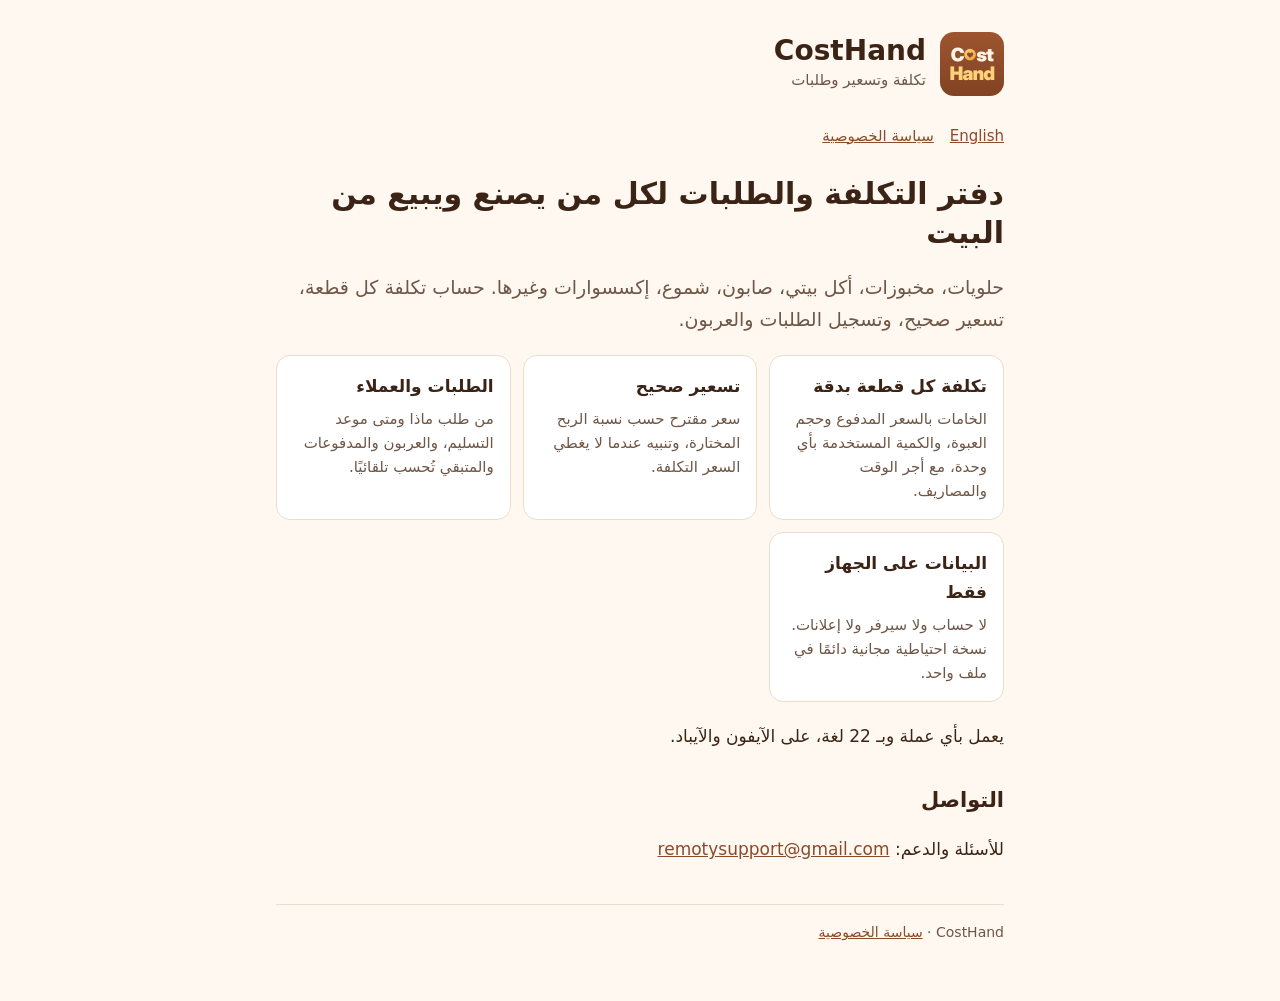
<file: index.html>
<!doctype html>
<html lang="ar" dir="rtl">
<head>
<meta charset="utf-8">
<meta name="viewport" content="width=device-width,initial-scale=1">
<title>CostHand: تكلفة وتسعير وطلبات</title>
<meta name="description" content="CostHand دفتر التكلفة والطلبات لكل من يصنع ويبيع من البيت. كل البيانات على الجوال.">
<link rel="icon" href="icon.png">
<link rel="stylesheet" href="style.css">
</head>
<body>
<main>
<header class="top">
  <img src="icon.png" alt="">
  <div><div class="name">CostHand</div><div class="tag">تكلفة وتسعير وطلبات</div></div>
</header>
<nav><a href="en/">English</a><a href="privacy/">سياسة الخصوصية</a></nav>

<h1>دفتر التكلفة والطلبات لكل من يصنع ويبيع من البيت</h1>
<p class="lead">حلويات، مخبوزات، أكل بيتي، صابون، شموع، إكسسوارات وغيرها. حساب تكلفة كل قطعة، تسعير صحيح، وتسجيل الطلبات والعربون.</p>

<div class="grid">
  <div class="card"><h3>تكلفة كل قطعة بدقة</h3><p>الخامات بالسعر المدفوع وحجم العبوة، والكمية المستخدمة بأي وحدة، مع أجر الوقت والمصاريف.</p></div>
  <div class="card"><h3>تسعير صحيح</h3><p>سعر مقترح حسب نسبة الربح المختارة، وتنبيه عندما لا يغطي السعر التكلفة.</p></div>
  <div class="card"><h3>الطلبات والعملاء</h3><p>من طلب ماذا ومتى موعد التسليم، والعربون والمدفوعات والمتبقي تُحسب تلقائيًا.</p></div>
  <div class="card"><h3>البيانات على الجهاز فقط</h3><p>لا حساب ولا سيرفر ولا إعلانات. نسخة احتياطية مجانية دائمًا في ملف واحد.</p></div>
</div>

<p>يعمل بأي عملة وبـ 22 لغة، على الآيفون والآيباد.</p>

<h2>التواصل</h2>
<p>للأسئلة والدعم: <a href="mailto:remotysupport@gmail.com">remotysupport@gmail.com</a></p>

<footer>CostHand · <a href="privacy/">سياسة الخصوصية</a></footer>
</main>
</body>
</html>
</file>
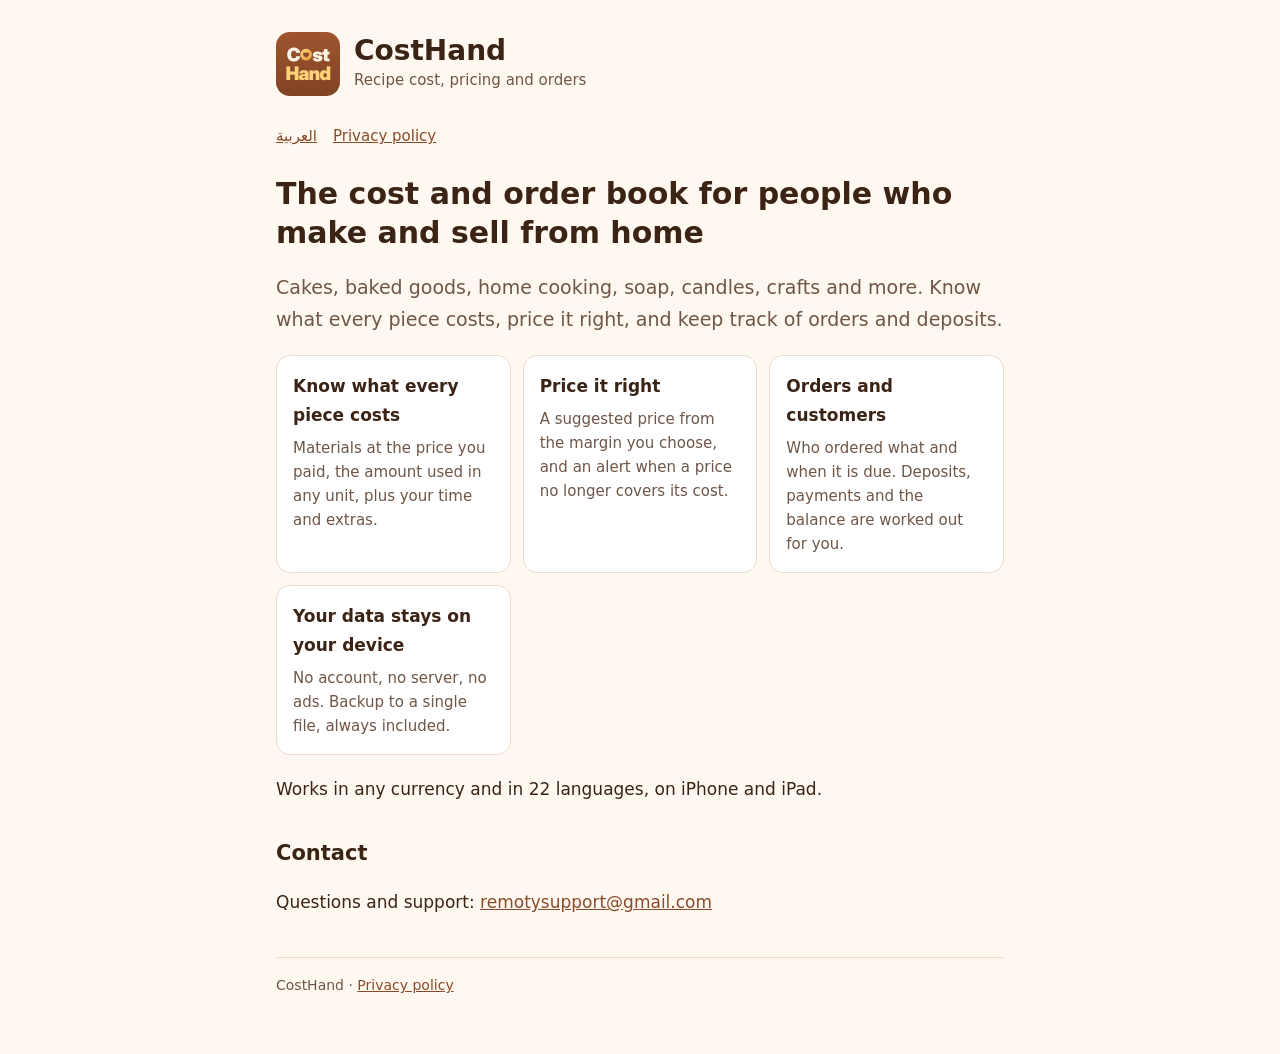
<file: en/index.html>
<!doctype html>
<html lang="en">
<head>
<meta charset="utf-8">
<meta name="viewport" content="width=device-width,initial-scale=1">
<title>CostHand: Recipe Cost &amp; Orders</title>
<meta name="description" content="CostHand is the cost and order book for people who make and sell from home. All data stays on your phone.">
<link rel="icon" href="../icon.png">
<link rel="stylesheet" href="../style.css">
</head>
<body>
<main>
<header class="top">
  <img src="../icon.png" alt="">
  <div><div class="name">CostHand</div><div class="tag">Recipe cost, pricing and orders</div></div>
</header>
<nav><a href="../">العربية</a><a href="../privacy/">Privacy policy</a></nav>

<h1>The cost and order book for people who make and sell from home</h1>
<p class="lead">Cakes, baked goods, home cooking, soap, candles, crafts and more. Know what every piece costs, price it right, and keep track of orders and deposits.</p>

<div class="grid">
  <div class="card"><h3>Know what every piece costs</h3><p>Materials at the price you paid, the amount used in any unit, plus your time and extras.</p></div>
  <div class="card"><h3>Price it right</h3><p>A suggested price from the margin you choose, and an alert when a price no longer covers its cost.</p></div>
  <div class="card"><h3>Orders and customers</h3><p>Who ordered what and when it is due. Deposits, payments and the balance are worked out for you.</p></div>
  <div class="card"><h3>Your data stays on your device</h3><p>No account, no server, no ads. Backup to a single file, always included.</p></div>
</div>

<p>Works in any currency and in 22 languages, on iPhone and iPad.</p>

<h2>Contact</h2>
<p>Questions and support: <a href="mailto:remotysupport@gmail.com">remotysupport@gmail.com</a></p>

<footer>CostHand · <a href="../privacy/">Privacy policy</a></footer>
</main>
</body>
</html>
</file>
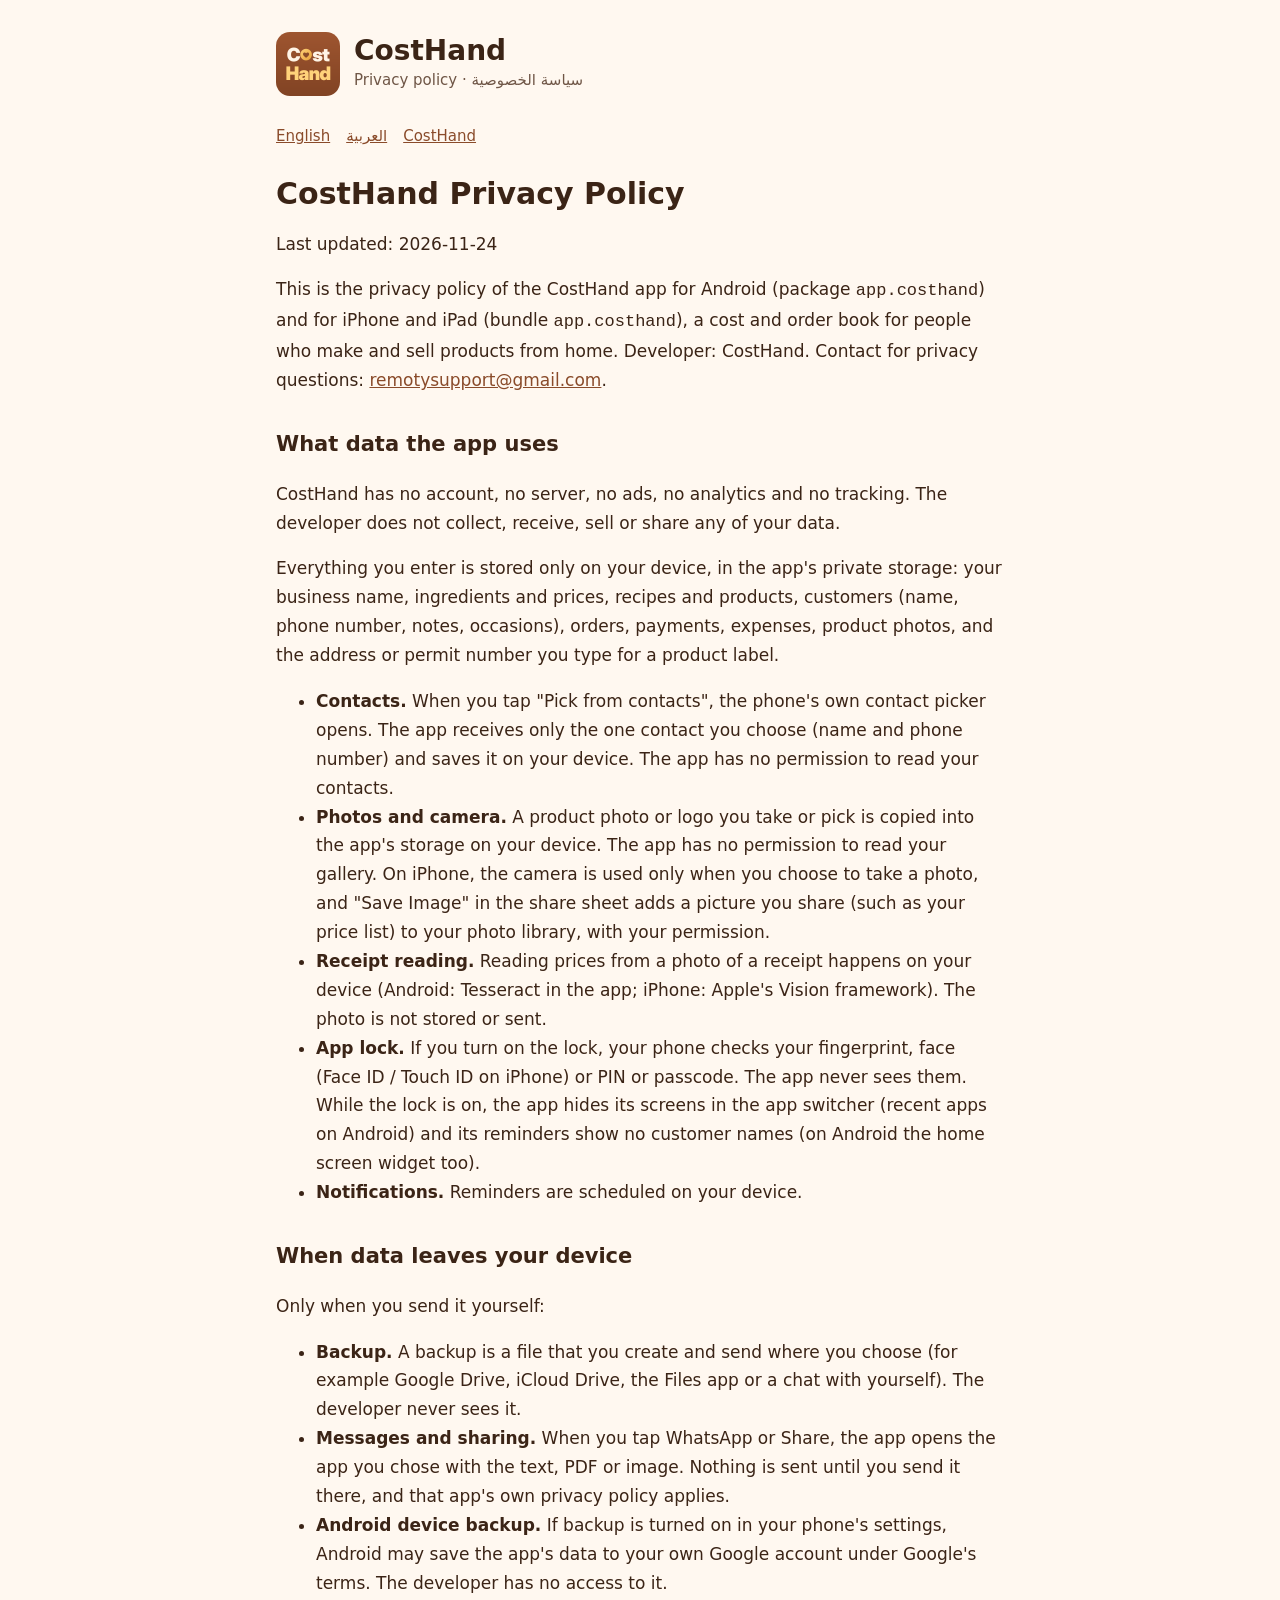
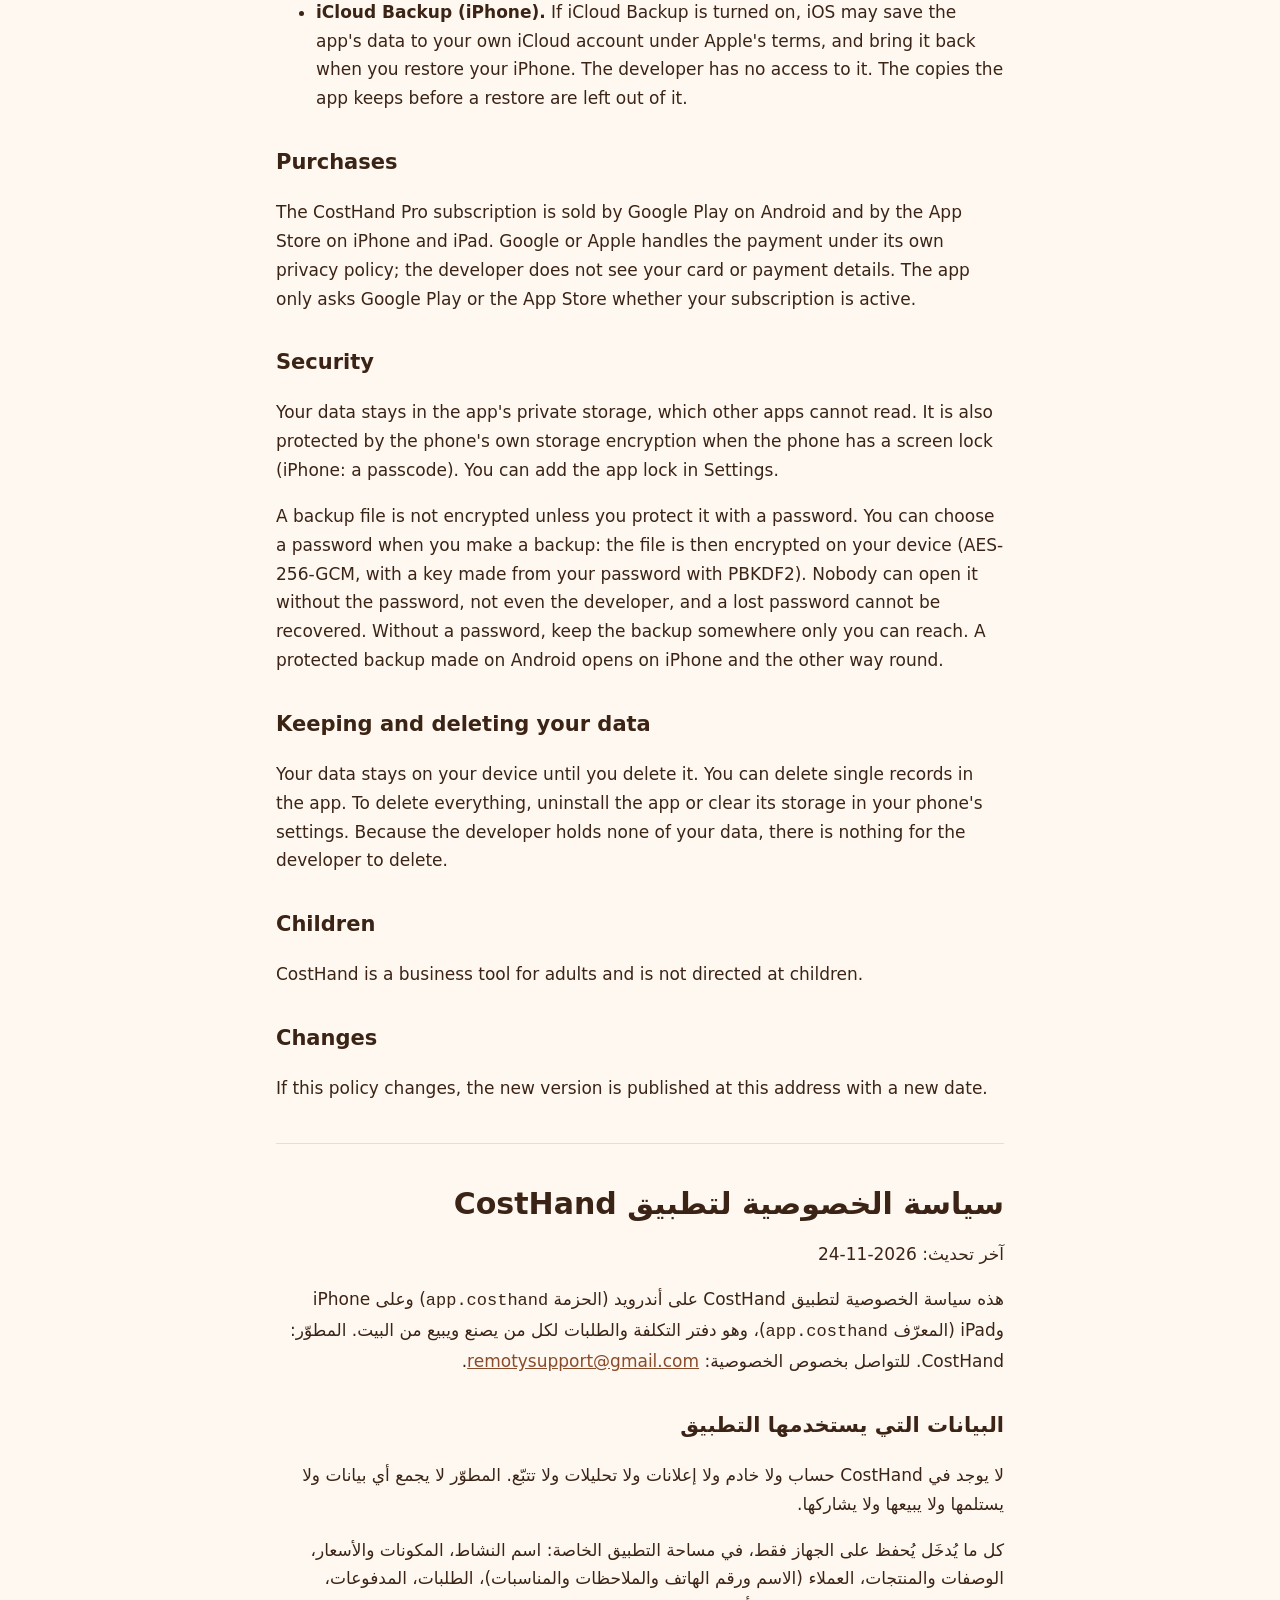
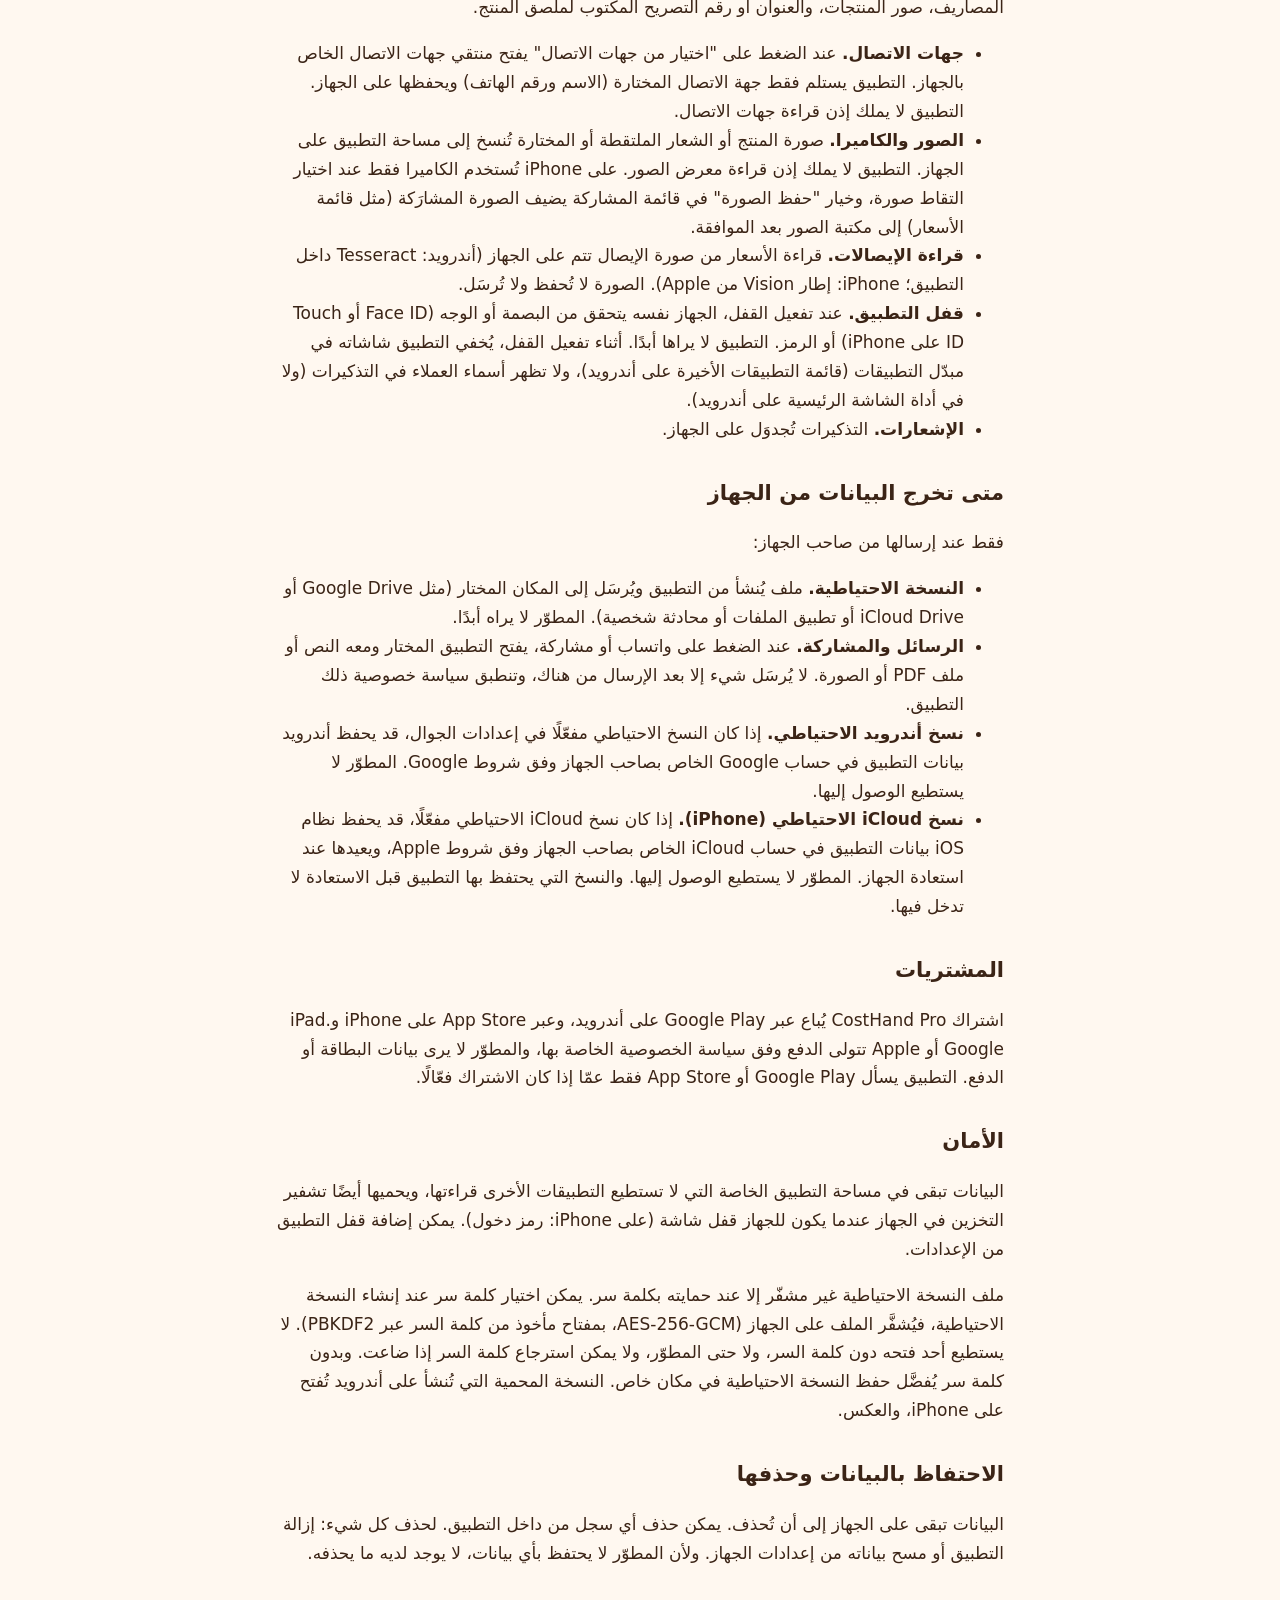
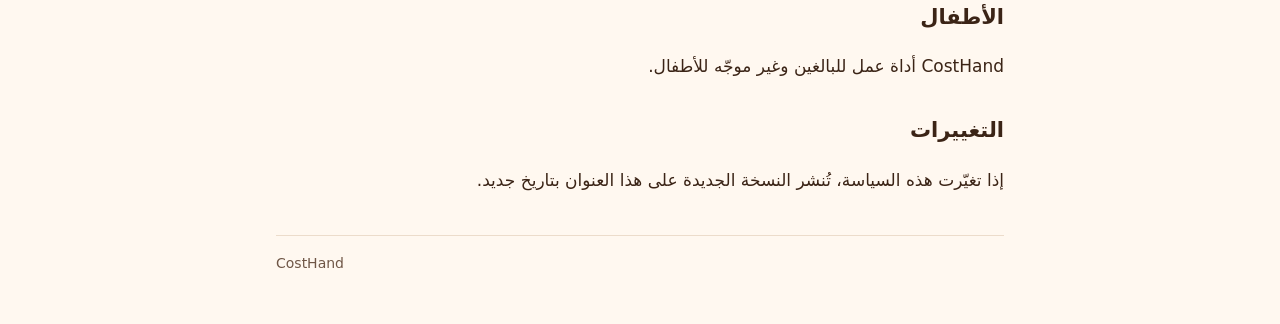
<file: privacy/index.html>
<!doctype html>
<html lang="en">
<head>
<meta charset="utf-8">
<meta name="viewport" content="width=device-width,initial-scale=1">
<title>CostHand Privacy Policy</title>
<meta name="description" content="Privacy policy of the CostHand app for Android, iPhone and iPad. All data stays on your device.">
<link rel="icon" href="../icon.png">
<link rel="stylesheet" href="../style.css">
</head>
<body>
<main>
<header class="top">
  <img src="../icon.png" alt="">
  <div><div class="name">CostHand</div><div class="tag">Privacy policy · سياسة الخصوصية</div></div>
</header>
<nav><a href="#en">English</a><a href="#ar">العربية</a><a href="../en/">CostHand</a></nav>
<section lang="en" dir="ltr">
<h1 id="en">CostHand Privacy Policy</h1>
<p>Last updated: 2026-11-24</p>
<p>This is the privacy policy of the CostHand app for Android (package <code>app.costhand</code>) and for iPhone and iPad (bundle <code>app.costhand</code>), a cost and order book for people who make and sell products from home. Developer: CostHand. Contact for privacy questions: <a href="mailto:remotysupport@gmail.com">remotysupport@gmail.com</a>.</p>
<h2>What data the app uses</h2>
<p>CostHand has no account, no server, no ads, no analytics and no tracking. The developer does not collect, receive, sell or share any of your data.</p>
<p>Everything you enter is stored only on your device, in the app's private storage: your business name, ingredients and prices, recipes and products, customers (name, phone number, notes, occasions), orders, payments, expenses, product photos, and the address or permit number you type for a product label.</p>
<ul>
<li><strong>Contacts.</strong> When you tap "Pick from contacts", the phone's own contact picker opens. The app receives only the one contact you choose (name and phone number) and saves it on your device. The app has no permission to read your contacts.</li>
<li><strong>Photos and camera.</strong> A product photo or logo you take or pick is copied into the app's storage on your device. The app has no permission to read your gallery. On iPhone, the camera is used only when you choose to take a photo, and "Save Image" in the share sheet adds a picture you share (such as your price list) to your photo library, with your permission.</li>
<li><strong>Receipt reading.</strong> Reading prices from a photo of a receipt happens on your device (Android: Tesseract in the app; iPhone: Apple's Vision framework). The photo is not stored or sent.</li>
<li><strong>App lock.</strong> If you turn on the lock, your phone checks your fingerprint, face (Face ID / Touch ID on iPhone) or PIN or passcode. The app never sees them. While the lock is on, the app hides its screens in the app switcher (recent apps on Android) and its reminders show no customer names (on Android the home screen widget too).</li>
<li><strong>Notifications.</strong> Reminders are scheduled on your device.</li>
</ul>
<h2>When data leaves your device</h2>
<p>Only when you send it yourself:</p>
<ul>
<li><strong>Backup.</strong> A backup is a file that you create and send where you choose (for example Google Drive, iCloud Drive, the Files app or a chat with yourself). The developer never sees it.</li>
<li><strong>Messages and sharing.</strong> When you tap WhatsApp or Share, the app opens the app you chose with the text, PDF or image. Nothing is sent until you send it there, and that app's own privacy policy applies.</li>
<li><strong>Android device backup.</strong> If backup is turned on in your phone's settings, Android may save the app's data to your own Google account under Google's terms. The developer has no access to it.</li>
<li><strong>iCloud Backup (iPhone).</strong> If iCloud Backup is turned on, iOS may save the app's data to your own iCloud account under Apple's terms, and bring it back when you restore your iPhone. The developer has no access to it. The copies the app keeps before a restore are left out of it.</li>
</ul>
<h2>Purchases</h2>
<p>The CostHand Pro subscription is sold by Google Play on Android and by the App Store on iPhone and iPad. Google or Apple handles the payment under its own privacy policy; the developer does not see your card or payment details. The app only asks Google Play or the App Store whether your subscription is active.</p>
<h2>Security</h2>
<p>Your data stays in the app's private storage, which other apps cannot read. It is also protected by the phone's own storage encryption when the phone has a screen lock (iPhone: a passcode). You can add the app lock in Settings.</p>
<p>A backup file is not encrypted unless you protect it with a password. You can choose a password when you make a backup: the file is then encrypted on your device (AES-256-GCM, with a key made from your password with PBKDF2). Nobody can open it without the password, not even the developer, and a lost password cannot be recovered. Without a password, keep the backup somewhere only you can reach. A protected backup made on Android opens on iPhone and the other way round.</p>
<h2>Keeping and deleting your data</h2>
<p>Your data stays on your device until you delete it. You can delete single records in the app. To delete everything, uninstall the app or clear its storage in your phone's settings. Because the developer holds none of your data, there is nothing for the developer to delete.</p>
<h2>Children</h2>
<p>CostHand is a business tool for adults and is not directed at children.</p>
<h2>Changes</h2>
<p>If this policy changes, the new version is published at this address with a new date.</p>
</section>
<hr>
<section lang="ar" dir="rtl">
<h1 id="ar">سياسة الخصوصية لتطبيق CostHand</h1>
<p>آخر تحديث: 2026-11-24</p>
<p>هذه سياسة الخصوصية لتطبيق CostHand على أندرويد (الحزمة <code>app.costhand</code>) وعلى iPhone وiPad (المعرّف <code>app.costhand</code>)، وهو دفتر التكلفة والطلبات لكل من يصنع ويبيع من البيت. المطوّر: CostHand. للتواصل بخصوص الخصوصية: <a href="mailto:remotysupport@gmail.com">remotysupport@gmail.com</a>.</p>
<h2>البيانات التي يستخدمها التطبيق</h2>
<p>لا يوجد في CostHand حساب ولا خادم ولا إعلانات ولا تحليلات ولا تتبّع. المطوّر لا يجمع أي بيانات ولا يستلمها ولا يبيعها ولا يشاركها.</p>
<p>كل ما يُدخَل يُحفظ على الجهاز فقط، في مساحة التطبيق الخاصة: اسم النشاط، المكونات والأسعار، الوصفات والمنتجات، العملاء (الاسم ورقم الهاتف والملاحظات والمناسبات)، الطلبات، المدفوعات، المصاريف، صور المنتجات، والعنوان أو رقم التصريح المكتوب لملصق المنتج.</p>
<ul>
<li><strong>جهات الاتصال.</strong> عند الضغط على "اختيار من جهات الاتصال" يفتح منتقي جهات الاتصال الخاص بالجهاز. التطبيق يستلم فقط جهة الاتصال المختارة (الاسم ورقم الهاتف) ويحفظها على الجهاز. التطبيق لا يملك إذن قراءة جهات الاتصال.</li>
<li><strong>الصور والكاميرا.</strong> صورة المنتج أو الشعار الملتقطة أو المختارة تُنسخ إلى مساحة التطبيق على الجهاز. التطبيق لا يملك إذن قراءة معرض الصور. على iPhone تُستخدم الكاميرا فقط عند اختيار التقاط صورة، وخيار "حفظ الصورة" في قائمة المشاركة يضيف الصورة المشارَكة (مثل قائمة الأسعار) إلى مكتبة الصور بعد الموافقة.</li>
<li><strong>قراءة الإيصالات.</strong> قراءة الأسعار من صورة الإيصال تتم على الجهاز (أندرويد: Tesseract داخل التطبيق؛ iPhone: إطار Vision من Apple). الصورة لا تُحفظ ولا تُرسَل.</li>
<li><strong>قفل التطبيق.</strong> عند تفعيل القفل، الجهاز نفسه يتحقق من البصمة أو الوجه (Face ID أو Touch ID على iPhone) أو الرمز. التطبيق لا يراها أبدًا. أثناء تفعيل القفل، يُخفي التطبيق شاشاته في مبدّل التطبيقات (قائمة التطبيقات الأخيرة على أندرويد)، ولا تظهر أسماء العملاء في التذكيرات (ولا في أداة الشاشة الرئيسية على أندرويد).</li>
<li><strong>الإشعارات.</strong> التذكيرات تُجدوَل على الجهاز.</li>
</ul>
<h2>متى تخرج البيانات من الجهاز</h2>
<p>فقط عند إرسالها من صاحب الجهاز:</p>
<ul>
<li><strong>النسخة الاحتياطية.</strong> ملف يُنشأ من التطبيق ويُرسَل إلى المكان المختار (مثل Google Drive أو iCloud Drive أو تطبيق الملفات أو محادثة شخصية). المطوّر لا يراه أبدًا.</li>
<li><strong>الرسائل والمشاركة.</strong> عند الضغط على واتساب أو مشاركة، يفتح التطبيق المختار ومعه النص أو ملف PDF أو الصورة. لا يُرسَل شيء إلا بعد الإرسال من هناك، وتنطبق سياسة خصوصية ذلك التطبيق.</li>
<li><strong>نسخ أندرويد الاحتياطي.</strong> إذا كان النسخ الاحتياطي مفعّلًا في إعدادات الجوال، قد يحفظ أندرويد بيانات التطبيق في حساب Google الخاص بصاحب الجهاز وفق شروط Google. المطوّر لا يستطيع الوصول إليها.</li>
<li><strong>نسخ iCloud الاحتياطي (iPhone).</strong> إذا كان نسخ iCloud الاحتياطي مفعّلًا، قد يحفظ نظام iOS بيانات التطبيق في حساب iCloud الخاص بصاحب الجهاز وفق شروط Apple، ويعيدها عند استعادة الجهاز. المطوّر لا يستطيع الوصول إليها. والنسخ التي يحتفظ بها التطبيق قبل الاستعادة لا تدخل فيها.</li>
</ul>
<h2>المشتريات</h2>
<p>اشتراك CostHand Pro يُباع عبر Google Play على أندرويد، وعبر App Store على iPhone وiPad. Google أو Apple تتولى الدفع وفق سياسة الخصوصية الخاصة بها، والمطوّر لا يرى بيانات البطاقة أو الدفع. التطبيق يسأل Google Play أو App Store فقط عمّا إذا كان الاشتراك فعّالًا.</p>
<h2>الأمان</h2>
<p>البيانات تبقى في مساحة التطبيق الخاصة التي لا تستطيع التطبيقات الأخرى قراءتها، ويحميها أيضًا تشفير التخزين في الجهاز عندما يكون للجهاز قفل شاشة (على iPhone: رمز دخول). يمكن إضافة قفل التطبيق من الإعدادات.</p>
<p>ملف النسخة الاحتياطية غير مشفّر إلا عند حمايته بكلمة سر. يمكن اختيار كلمة سر عند إنشاء النسخة الاحتياطية، فيُشفَّر الملف على الجهاز (AES-256-GCM، بمفتاح مأخوذ من كلمة السر عبر PBKDF2). لا يستطيع أحد فتحه دون كلمة السر، ولا حتى المطوّر، ولا يمكن استرجاع كلمة السر إذا ضاعت. وبدون كلمة سر يُفضَّل حفظ النسخة الاحتياطية في مكان خاص. النسخة المحمية التي تُنشأ على أندرويد تُفتح على iPhone، والعكس.</p>
<h2>الاحتفاظ بالبيانات وحذفها</h2>
<p>البيانات تبقى على الجهاز إلى أن تُحذف. يمكن حذف أي سجل من داخل التطبيق. لحذف كل شيء: إزالة التطبيق أو مسح بياناته من إعدادات الجهاز. ولأن المطوّر لا يحتفظ بأي بيانات، لا يوجد لديه ما يحذفه.</p>
<h2>الأطفال</h2>
<p>CostHand أداة عمل للبالغين وغير موجّه للأطفال.</p>
<h2>التغييرات</h2>
<p>إذا تغيّرت هذه السياسة، تُنشر النسخة الجديدة على هذا العنوان بتاريخ جديد.</p>
</section>
<footer>CostHand</footer>
</main>
</body>
</html>
</file>
<file: style.css>
:root{--bg:#fff8f0;--ink:#3b2416;--muted:#6f5646;--brand:#8a4b2a;--card:#ffffff;--line:#ecdccb}
@media (prefers-color-scheme:dark){:root{--bg:#1e1510;--ink:#f6e9dc;--muted:#c9b3a2;--brand:#e0a37a;--card:#2a1e17;--line:#3d2c22}}
*{box-sizing:border-box}
body{margin:0;background:var(--bg);color:var(--ink);font:17px/1.7 system-ui,-apple-system,"Segoe UI",Roboto,"Noto Sans Arabic","Noto Sans",sans-serif}
main{max-width:760px;margin:0 auto;padding:32px 16px 56px}
header.top{display:flex;align-items:center;gap:14px;margin-bottom:28px}
header.top img{width:64px;height:64px;border-radius:14px}
header.top .name{font-size:28px;font-weight:700;line-height:1.2}
header.top .tag{color:var(--muted);font-size:15px}
nav{display:flex;gap:16px;flex-wrap:wrap;margin-bottom:24px;font-size:15px}
a{color:var(--brand)}
h1{font-size:30px;line-height:1.3;margin:0 0 12px}
h2{font-size:21px;margin:32px 0 8px}
p,li{color:var(--ink)}
.lead{font-size:19px;color:var(--muted)}
.grid{display:grid;grid-template-columns:repeat(auto-fit,minmax(220px,1fr));gap:12px;margin:20px 0}
.card{background:var(--card);border:1px solid var(--line);border-radius:14px;padding:16px}
.card h3{margin:0 0 6px;font-size:17px}
.card p{margin:0;color:var(--muted);font-size:15px;line-height:1.6}
footer{margin-top:40px;padding-top:16px;border-top:1px solid var(--line);color:var(--muted);font-size:14px}
hr{border:0;border-top:1px solid var(--line);margin:40px 0}
</file>
